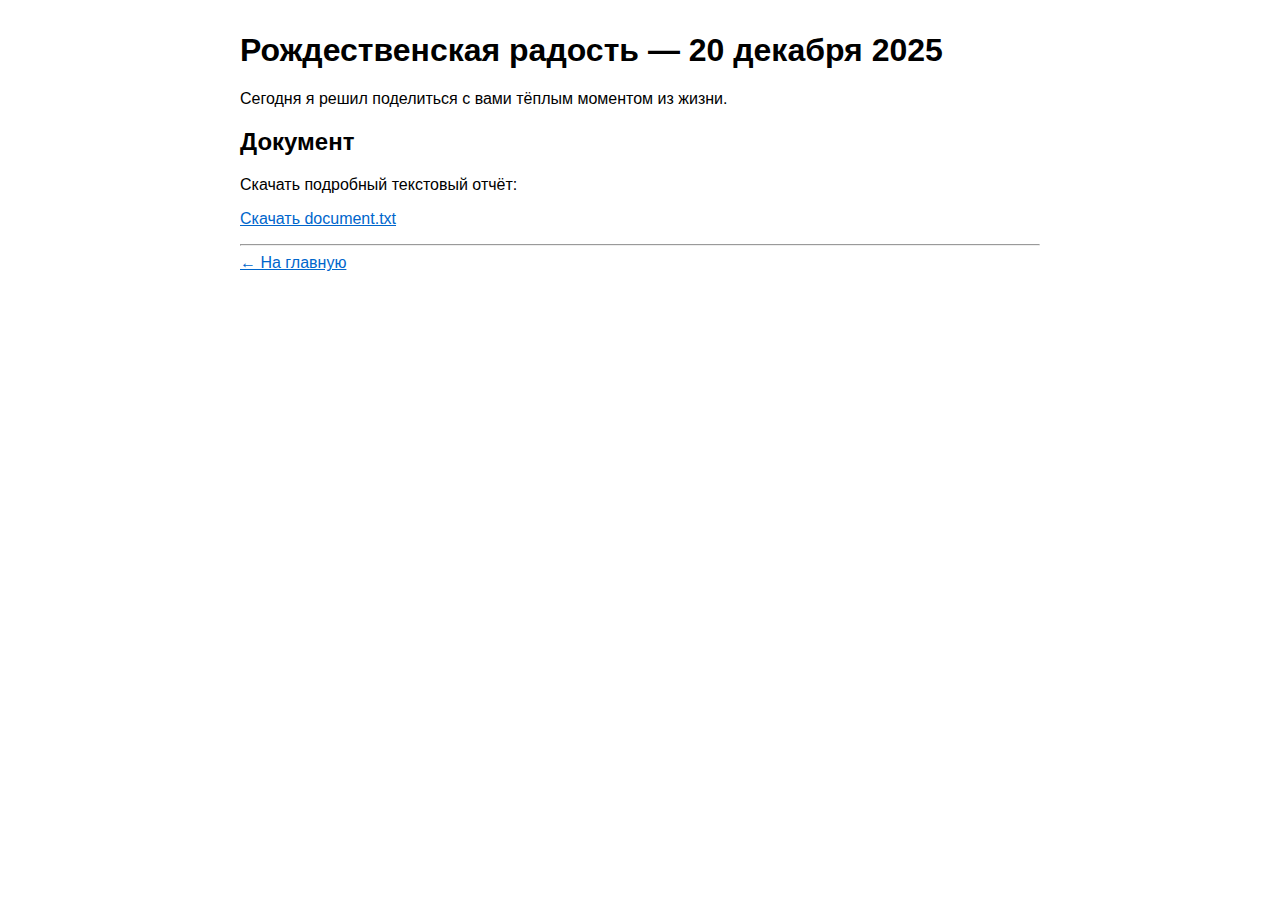
<file: blog.html>
<!DOCTYPE html>
<html lang="ru">
<head>
  <meta charset="UTF-8">
  <title>Запись от 20 декабря 2025</title>
  <style>
    body { font-family: sans-serif; max-width: 800px; margin: 2rem auto; padding: 0 1rem; }
    a { color: #0066cc; }
  </style>
</head>
<body>
  <h1>Рождественская радость — 20 декабря 2025</h1>

  <p>Сегодня я решил поделиться с вами тёплым моментом из жизни.</p>


  <h2>Документ</h2>
  <p>Скачать подробный текстовый отчёт:</p>
  <p><a href="/assets/docs/document.txt" download>Скачать document.txt</a></p>

  <hr>
  <a href="/">← На главную</a>
</body>
</html>
</file>
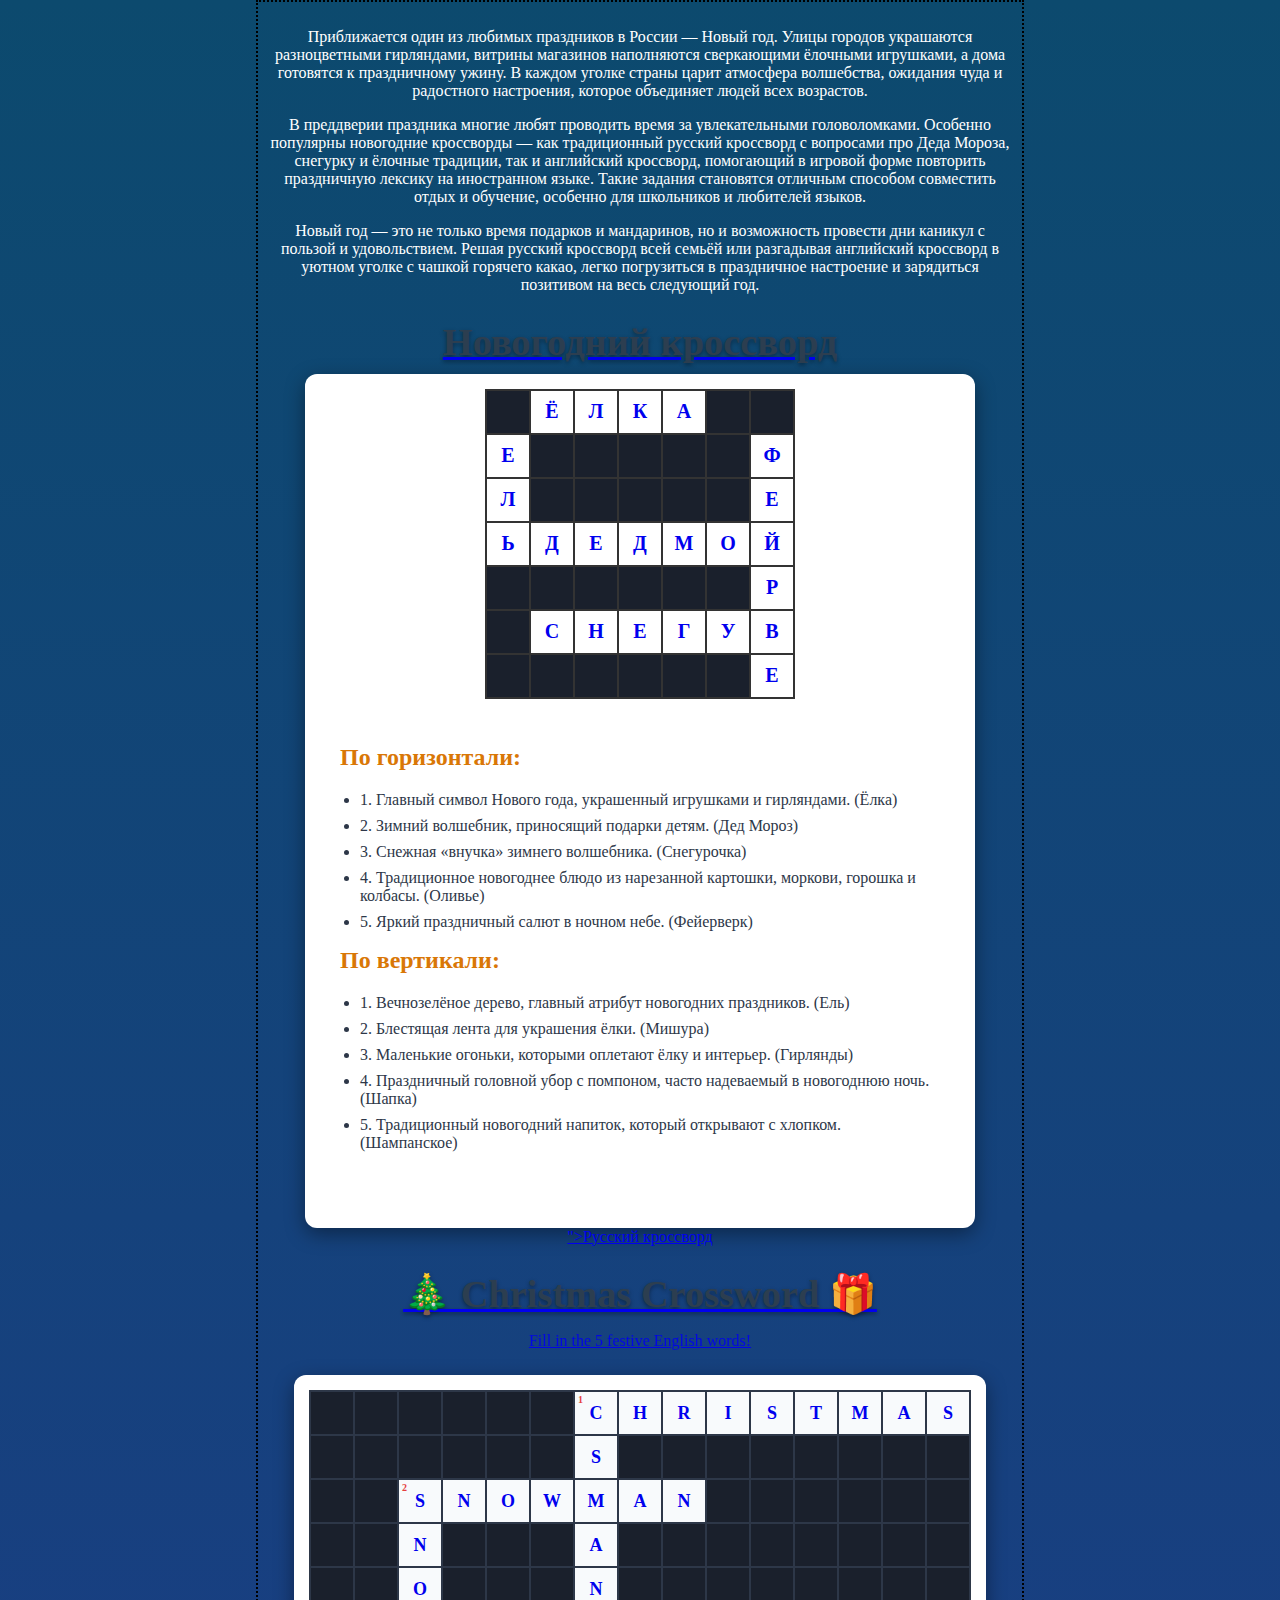
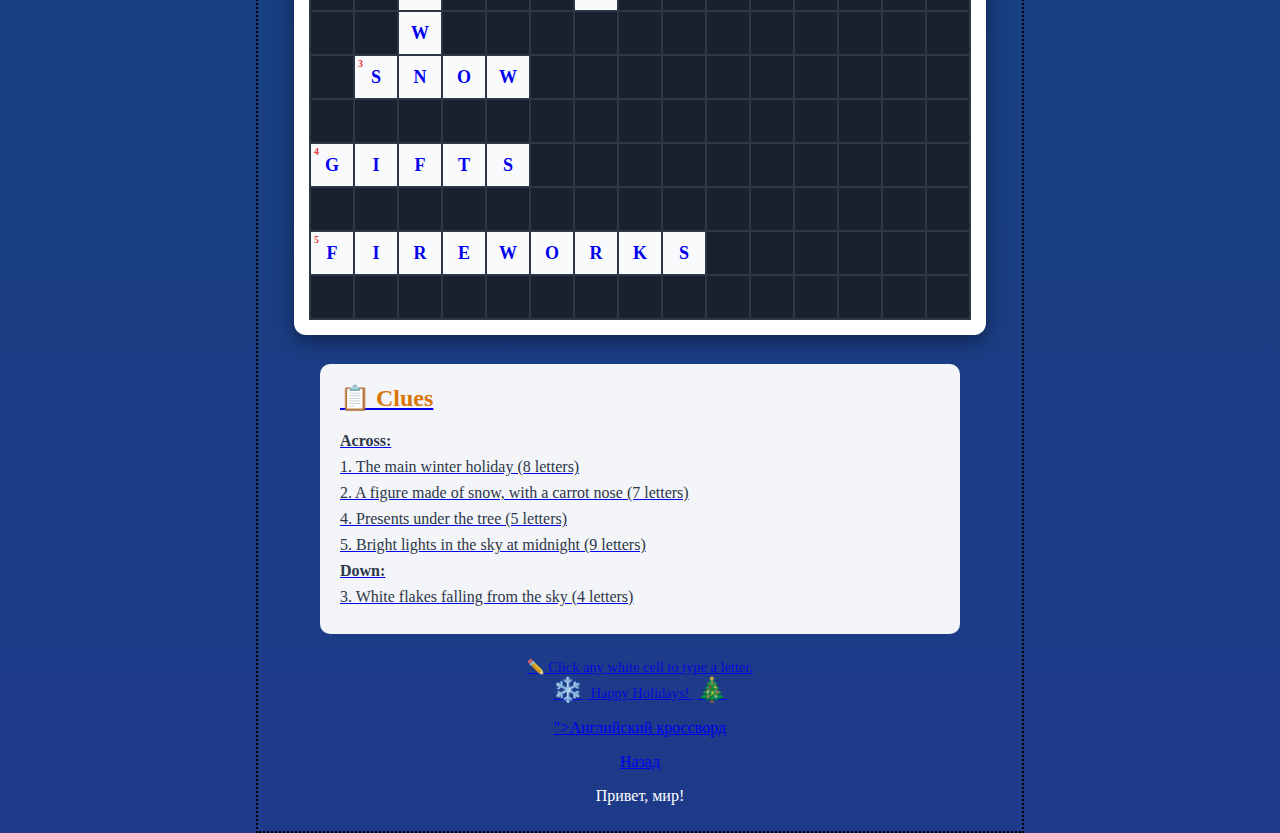
<file: Congratulations2026.html>
<!DOCTYPE html>
<html lang="ru">
<head>
    <title>Поздравление!</title>
    <meta charset="UTF-8">
    <meta name="viewport" content="width=device-width, initial-scale=1.0">
    <title>Заголовок страницы</title>
</head>
<body>
    <p>
Приближается один из любимых праздников в России — Новый год. Улицы городов украшаются разноцветными гирляндами, витрины магазинов наполняются сверкающими ёлочными игрушками, а дома готовятся к праздничному ужину. В каждом уголке страны царит атмосфера волшебства, ожидания чуда и радостного настроения, которое объединяет людей всех возрастов.
    </p>
    <p>
        В преддверии праздника многие любят проводить время за увлекательными головоломками. Особенно популярны новогодние кроссворды — как традиционный русский кроссворд с вопросами про Деда Мороза, снегурку и ёлочные традиции, так и английский кроссворд, помогающий в игровой форме повторить праздничную лексику на иностранном языке. Такие задания становятся отличным способом совместить отдых и обучение, особенно для школьников и любителей языков.
    </p>
    <p>
    Новый год — это не только время подарков и мандаринов, но и возможность провести дни каникул с пользой и удовольствием. Решая русский кроссворд всей семьёй или разгадывая английский кроссворд в уютном уголке с чашкой горячего какао, легко погрузиться в праздничное настроение и зарядиться позитивом на весь следующий год.
        </p>
</body>
    <body>
       <a href="<<!DOCTYPE html>
<html lang="ru">
<head>
  <meta charset="UTF-8" />
  <meta name="viewport" content="width=device-width, initial-scale=1.0"/>
  <title>Новогодний кроссворд</title>
  <style>
    body {
      font-family: Arial, sans-serif;
      background-color: #f0f8ff;
      padding: 20px;
    }
    h1 {
      text-align: center;
      color: #2c3e50;
    }
    .crossword-container {
      display: flex;
      flex-wrap: wrap;
      gap: 30px;
      justify-content: center;
    }
    .grid {
      border-collapse: collapse;
      margin-bottom: 20px;
    }
    .grid td {
      width: 40px;
      height: 40px;
      border: 2px solid #333;
      text-align: center;
      vertical-align: middle;
      font-size: 20px;
      font-weight: bold;
      background-color: #fff;
    }
    .black {
      background-color: #000;
    }
    .clues {
      max-width: 300px;
    }
    .clues h2 {
      margin-top: 0;
      color: #2980b9;
    }
    .clues ul {
      padding-left: 20px;
    }
    .clues li {
      margin-bottom: 8px;
    }
  </style>
</head>
<body>
  <h1>Новогодний кроссворд</h1>

  <div class="crossword-container">
    <table class="grid" id="crossword">
      <!-- Сетка 7x7 -->
      <tr>
        <td class="black"></td><td>Ё</td><td>Л</td><td>К</td><td>А</td><td class="black"></td><td class="black"></td>
      </tr>
      <tr>
        <td>Е</td><td class="black"></td><td class="black"></td><td class="black"></td><td class="black"></td><td class="black"></td><td>Ф</td>
      </tr>
      <tr>
        <td>Л</td><td class="black"></td><td class="black"></td><td class="black"></td><td class="black"></td><td class="black"></td><td>Е</td>
      </tr>
      <tr>
        <td>Ь</td><td>Д</td><td>Е</td><td>Д</td><td>М</td><td>О</td><td>Й</td>
      </tr>
      <tr>
        <td class="black"></td><td class="black"></td><td class="black"></td><td class="black"></td><td class="black"></td><td class="black"></td><td>Р</td>
      </tr>
      <tr>
        <td class="black"></td><td>С</td><td>Н</td><td>Е</td><td>Г</td><td>У</td><td>В</td>
      </tr>
      <tr>
        <td class="black"></td><td class="black"></td><td class="black"></td><td class="black"></td><td class="black"></td><td class="black"></td><td>Е</td>
      </tr>
    </table>

    <div class="clues">
      <h2>По горизонтали:</h2>
      <ul>
        <li>1. Главный символ Нового года, украшенный игрушками и гирляндами. (Ёлка)</li>
        <li>2. Зимний волшебник, приносящий подарки детям. (Дед Мороз)</li>
        <li>3. Снежная «внучка» зимнего волшебника. (Снегурочка)</li>
        <li>4. Традиционное новогоднее блюдо из нарезанной картошки, моркови, горошка и колбасы. (Оливье)</li>
        <li>5. Яркий праздничный салют в ночном небе. (Фейерверк)</li>
      </ul>

      <h2>По вертикали:</h2>
      <ul>
        <li>1. Вечнозелёное дерево, главный атрибут новогодних праздников. (Ель)</li>
        <li>2. Блестящая лента для украшения ёлки. (Мишура)</li>
        <li>3. Маленькие огоньки, которыми оплетают ёлку и интерьер. (Гирлянды)</li>
        <li>4. Праздничный головной убор с помпоном, часто надеваемый в новогоднюю ночь. (Шапка)</li>
        <li>5. Традиционный новогодний напиток, который открывают с хлопком. (Шампанское)</li>
      </ul>
    </div>
  </div>
</body>
</html>">Русский кроссворд</a>
    </body>
    <body>
        <a href="<!DOCTYPE html>
<html lang="en">
<head>
    <meta charset="UTF-8">
    <meta name="viewport" content="width=device-width, initial-scale=1.0">
    <title>🎄 Christmas Crossword</title>
    <style>
        body {
            font-family: 'Arial', sans-serif;
            background: linear-gradient(to bottom, #0c4a6e, #1e3a8a);
            color: white;
            text-align: center;
            padding: 20px;
            margin: 0;
        }
        h1 {
            font-size: 2.4em;
            margin-bottom: 10px;
            text-shadow: 0 2px 4px rgba(0,0,0,0.4);
        }
        .subtitle {
            opacity: 0.9;
            margin-bottom: 25px;
        }
        .crossword-container {
            display: inline-block;
            background: white;
            padding: 15px;
            border-radius: 12px;
            box-shadow: 0 6px 20px rgba(0,0,0,0.4);
        }
        table {
            border-collapse: collapse;
            margin: 0 auto;
        }
        td {
            width: 40px;
            height: 40px;
            border: 2px solid #2d3748;
            text-align: center;
            vertical-align: middle;
            font-size: 18px;
            font-weight: bold;
            background-color: #f8fafc;
            position: relative;
        }
        td.black {
            background-color: #1a202c;
        }
        td[contenteditable="true"]:hover {
            background-color: #fff8e1;
            cursor: text;
        }
        td[contenteditable="true"]:focus {
            background-color: #ffecb3;
            outline: 2px solid #f59e0b;
        }
        .number {
            position: absolute;
            top: 2px;
            left: 3px;
            font-size: 10px;
            color: #e53e3e;
            font-weight: bold;
        }
        .clues {
            background: rgba(255,255,255,0.95);
            color: #2d3748;
            border-radius: 10px;
            padding: 20px;
            margin: 25px auto;
            max-width: 600px;
            text-align: left;
        }
        .clues h2 {
            color: #d97706;
            margin-top: 0;
        }
        .clue {
            margin: 8px 0;
        }
        .instructions {
            font-size: 0.9em;
            margin-top: 15px;
            opacity: 0.85;
        }
        .deco {
            font-size: 24px;
            margin: 0 4px;
        }
    </style>
</head>
<body>
    <h1>🎄 Christmas Crossword 🎁</h1>
    <p class="subtitle">Fill in the 5 festive English words!</p>

    <div class="crossword-container">
        <table>
            <!-- 12 rows -->
            <tr>
                <td class="black"></td><td class="black"></td><td class="black"></td><td class="black"></td><td class="black"></td><td class="black"></td><td><span class="number">1</span><span contenteditable="true">C</span></td><td contenteditable="true">H</td><td contenteditable="true">R</td><td contenteditable="true">I</td><td contenteditable="true">S</td><td contenteditable="true">T</td><td contenteditable="true">M</td><td contenteditable="true">A</td><td contenteditable="true">S</td>
            </tr>
            <tr>
                <td class="black"></td><td class="black"></td><td class="black"></td><td class="black"></td><td class="black"></td><td class="black"></td><td contenteditable="true">S</td><td class="black"></td><td class="black"></td><td class="black"></td><td class="black"></td><td class="black"></td><td class="black"></td><td class="black"></td><td class="black"></td>
            </tr>
            <tr>
                <td class="black"></td><td class="black"></td><td><span class="number">2</span><span contenteditable="true">S</span></td><td contenteditable="true">N</td><td contenteditable="true">O</td><td contenteditable="true">W</td><td contenteditable="true">M</td><td contenteditable="true">A</td><td contenteditable="true">N</td><td class="black"></td><td class="black"></td><td class="black"></td><td class="black"></td><td class="black"></td><td class="black"></td>
            </tr>
            <tr>
                <td class="black"></td><td class="black"></td><td contenteditable="true">N</td><td class="black"></td><td class="black"></td><td class="black"></td><td contenteditable="true">A</td><td class="black"></td><td class="black"></td><td class="black"></td><td class="black"></td><td class="black"></td><td class="black"></td><td class="black"></td><td class="black"></td>
            </tr>
            <tr>
                <td class="black"></td><td class="black"></td><td contenteditable="true">O</td><td class="black"></td><td class="black"></td><td class="black"></td><td contenteditable="true">N</td><td class="black"></td><td class="black"></td><td class="black"></td><td class="black"></td><td class="black"></td><td class="black"></td><td class="black"></td><td class="black"></td>
            </tr>
            <tr>
                <td class="black"></td><td class="black"></td><td contenteditable="true">W</td><td class="black"></td><td class="black"></td><td class="black"></td><td class="black"></td><td class="black"></td><td class="black"></td><td class="black"></td><td class="black"></td><td class="black"></td><td class="black"></td><td class="black"></td><td class="black"></td>
            </tr>
            <tr>
                <td class="black"></td><td><span class="number">3</span><span contenteditable="true">S</span></td><td contenteditable="true">N</td><td contenteditable="true">O</td><td contenteditable="true">W</td><td class="black"></td><td class="black"></td><td class="black"></td><td class="black"></td><td class="black"></td><td class="black"></td><td class="black"></td><td class="black"></td><td class="black"></td><td class="black"></td>
            </tr>
            <tr>
                <td class="black"></td><td class="black"></td><td class="black"></td><td class="black"></td><td class="black"></td><td class="black"></td><td class="black"></td><td class="black"></td><td class="black"></td><td class="black"></td><td class="black"></td><td class="black"></td><td class="black"></td><td class="black"></td><td class="black"></td>
            </tr>
            <tr>
                <td><span class="number">4</span><span contenteditable="true">G</span></td><td contenteditable="true">I</td><td contenteditable="true">F</td><td contenteditable="true">T</td><td contenteditable="true">S</td><td class="black"></td><td class="black"></td><td class="black"></td><td class="black"></td><td class="black"></td><td class="black"></td><td class="black"></td><td class="black"></td><td class="black"></td><td class="black"></td>
            </tr>
            <tr>
                <td class="black"></td><td class="black"></td><td class="black"></td><td class="black"></td><td class="black"></td><td class="black"></td><td class="black"></td><td class="black"></td><td class="black"></td><td class="black"></td><td class="black"></td><td class="black"></td><td class="black"></td><td class="black"></td><td class="black"></td>
            </tr>
            <tr>
                <td><span class="number">5</span><span contenteditable="true">F</span></td><td contenteditable="true">I</td><td contenteditable="true">R</td><td contenteditable="true">E</td><td contenteditable="true">W</td><td contenteditable="true">O</td><td contenteditable="true">R</td><td contenteditable="true">K</td><td contenteditable="true">S</td><td class="black"></td><td class="black"></td><td class="black"></td><td class="black"></td><td class="black"></td><td class="black"></td>
            </tr>
            <tr>
                <td class="black"></td><td class="black"></td><td class="black"></td><td class="black"></td><td class="black"></td><td class="black"></td><td class="black"></td><td class="black"></td><td class="black"></td><td class="black"></td><td class="black"></td><td class="black"></td><td class="black"></td><td class="black"></td><td class="black"></td>
            </tr>
        </table>
    </div>

    <div class="clues">
        <h2>📋 Clues</h2>
        <div><strong>Across:</strong></div>
        <div class="clue">1. The main winter holiday (8 letters)</div>
        <div class="clue">2. A figure made of snow, with a carrot nose (7 letters)</div>
        <div class="clue">4. Presents under the tree (5 letters)</div>
        <div class="clue">5. Bright lights in the sky at midnight (9 letters)</div>

        <div><strong>Down:</strong></div>
        <div class="clue">3. White flakes falling from the sky (4 letters)</div>
    </div>

    <p class="instructions">
        ✏️ Click any white cell to type a letter. <br>
        <span class="deco">❄️</span> Happy Holidays! <span class="deco">🎄</span>
    </p>

    <script>
        // Auto-uppercase input
        document.querySelectorAll('td[contenteditable="true"]').forEach(cell => {
            cell.addEventListener('input', function() {
                this.textContent = this.textContent.toUpperCase();
                // Keep only first letter if multiple typed
                if (this.textContent.length > 1) {
                    this.textContent = this.textContent.slice(0, 1).toUpperCase();
                }
            });
        });
    </script>
</body>
</html>">Английский кроссворд</a>
    </body>
    <p>
        <a href="index.html">Назад</a>
    </p>
<!DOCTYPE html>
<html lang="ru">
<head>
    <meta charset="UTF-8">
    <meta name="viewport" content="width=device-width, initial-scale=1.0">
    <title>Моя страница</title>
    <link rel="stylesheet" href="style.css">
</head>
<body>
    <p>Привет, мир!</p>
</body>
</html>
</file>
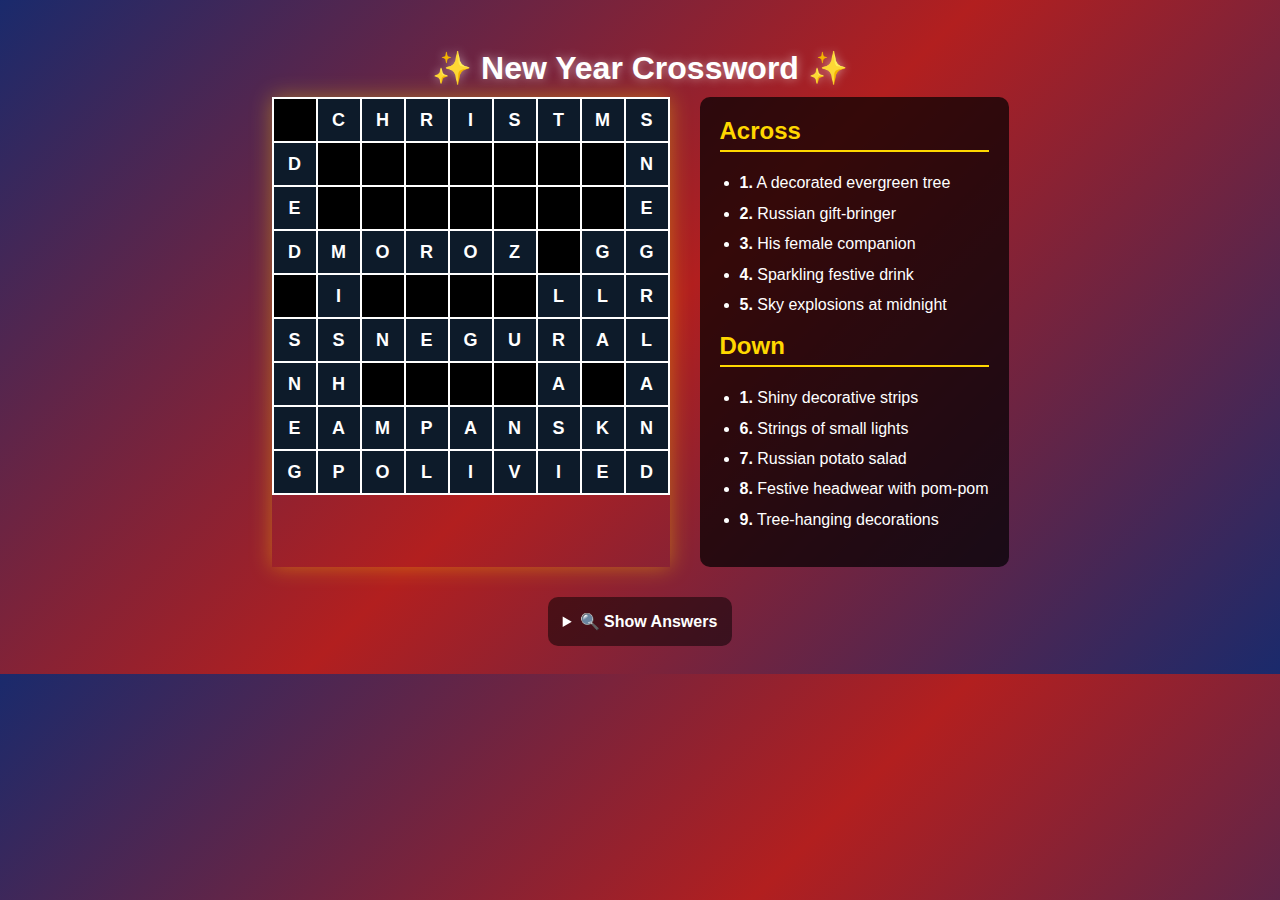
<file: krossvordEN.html>
<!DOCTYPE html>
<html lang="en">
<head>
    <meta charset="UTF-8">
    <meta name="viewport" content="width=device-width, initial-scale=1.0">
    <title>New Year Crossword</title>
    <style>
        body {
            font-family: 'Segoe UI', Tahoma, Geneva, Verdana, sans-serif;
            background: linear-gradient(135deg, #1a2a6c, #b21f1f, #1a2a6c);
            color: white;
            padding: 20px;
            text-align: center;
        }
        h1 {
            text-shadow: 0 0 10px rgba(255,255,255,0.5);
            margin-bottom: 10px;
        }
        .container {
            display: flex;
            flex-wrap: wrap;
            justify-content: center;
            gap: 30px;
            max-width: 1000px;
            margin: 0 auto;
        }
        .crossword {
            border: 3px solid #gold;
            box-shadow: 0 0 20px rgba(255,215,0,0.4);
        }
        table {
            border-collapse: collapse;
        }
        td {
            width: 40px;
            height: 40px;
            border: 2px solid #fff;
            text-align: center;
            vertical-align: middle;
            font-weight: bold;
            font-size: 18px;
            background: #0d1b2a;
        }
        .black {
            background: #000;
        }
        .clues {
            background: rgba(0, 0, 0, 0.7);
            padding: 20px;
            border-radius: 10px;
            text-align: left;
            max-width: 350px;
        }
        .clues h2 {
            color: #ffd700;
            border-bottom: 2px solid #ffd700;
            padding-bottom: 5px;
            margin-top: 0;
        }
        .clues ul {
            padding-left: 20px;
        }
        .clues li {
            margin-bottom: 8px;
            line-height: 1.4;
        }
        @media (max-width: 700px) {
            .container {
                flex-direction: column;
                align-items: center;
            }
            td {
                width: 35px;
                height: 35px;
                font-size: 16px;
            }
        }
    </style>
</head>
<body>
    <h1>✨ New Year Crossword ✨</h1>
    
    <div class="container">
        <!-- Crossword Grid -->
        <div class="crossword">
            <table>
                <tr>
                    <td class="black"></td>
                    <td>C</td>
                    <td>H</td>
                    <td>R</td>
                    <td>I</td>
                    <td>S</td>
                    <td>T</td>
                    <td>M</td>
                    <td>S</td>
                </tr>
                <tr>
                    <td>D</td>
                    <td class="black"></td>
                    <td class="black"></td>
                    <td class="black"></td>
                    <td class="black"></td>
                    <td class="black"></td>
                    <td class="black"></td>
                    <td class="black"></td>
                    <td>N</td>
                </tr>
                <tr>
                    <td>E</td>
                    <td class="black"></td>
                    <td class="black"></td>
                    <td class="black"></td>
                    <td class="black"></td>
                    <td class="black"></td>
                    <td class="black"></td>
                    <td class="black"></td>
                    <td>E</td>
                </tr>
                <tr>
                    <td>D</td>
                    <td>M</td>
                    <td>O</td>
                    <td>R</td>
                    <td>O</td>
                    <td>Z</td>
                    <td class="black"></td>
                    <td>G</td>
                    <td>G</td>
                </tr>
                <tr>
                    <td class="black"></td>
                    <td>I</td>
                    <td class="black"></td>
                    <td class="black"></td>
                    <td class="black"></td>
                    <td class="black"></td>
                    <td>L</td>
                    <td>L</td>
                    <td>R</td>
                </tr>
                <tr>
                    <td>S</td>
                    <td>S</td>
                    <td>N</td>
                    <td>E</td>
                    <td>G</td>
                    <td>U</td>
                    <td>R</td>
                    <td>A</td>
                    <td>L</td>
                </tr>
                <tr>
                    <td>N</td>
                    <td>H</td>
                    <td class="black"></td>
                    <td class="black"></td>
                    <td class="black"></td>
                    <td class="black"></td>
                    <td>A</td>
                    <td class="black"></td>
                    <td>A</td>
                </tr>
                <tr>
                    <td>E</td>
                    <td>A</td>
                    <td>M</td>
                    <td>P</td>
                    <td>A</td>
                    <td>N</td>
                    <td>S</td>
                    <td>K</td>
                    <td>N</td>
                </tr>
                <tr>
                    <td>G</td>
                    <td>P</td>
                    <td>O</td>
                    <td>L</td>
                    <td>I</td>
                    <td>V</td>
                    <td>I</td>
                    <td>E</td>
                    <td>D</td>
                </tr>
            </table>
        </div>

        <!-- Clues -->
        <div class="clues">
            <h2>Across</h2>
            <ul>
                <li><b>1.</b> A decorated evergreen tree</li>
                <li><b>2.</b> Russian gift-bringer</li>
                <li><b>3.</b> His female companion</li>
                <li><b>4.</b> Sparkling festive drink</li>
                <li><b>5.</b> Sky explosions at midnight</li>
            </ul>

            <h2>Down</h2>
            <ul>
                <li><b>1.</b> Shiny decorative strips</li>
                <li><b>6.</b> Strings of small lights</li>
                <li><b>7.</b> Russian potato salad</li>
                <li><b>8.</b> Festive headwear with pom-pom</li>
                <li><b>9.</b> Tree-hanging decorations</li>
            </ul>
        </div>
    </div>

    <!-- Answers Key (Hidden by Default) -->
    <details style="margin-top: 30px; background: rgba(0,0,0,0.5); padding: 15px; border-radius: 10px; display: inline-block;">
        <summary><b>🔍 Show Answers</b></summary>
        <p><b>Across:</b> 1. CHRISTMASTREE, 2. DEDMOROZ, 3. SNEGUROCHKA, 4. CHAMPAGNE, 5. FIREWORKS</p>
        <p><b>Down:</b> 1. TINSEL, 6. LIGHTS, 7. OLIVIER, 8. HAT, 9. ORNAMENTS</p>
    </details>
</body>
</html>
</file>
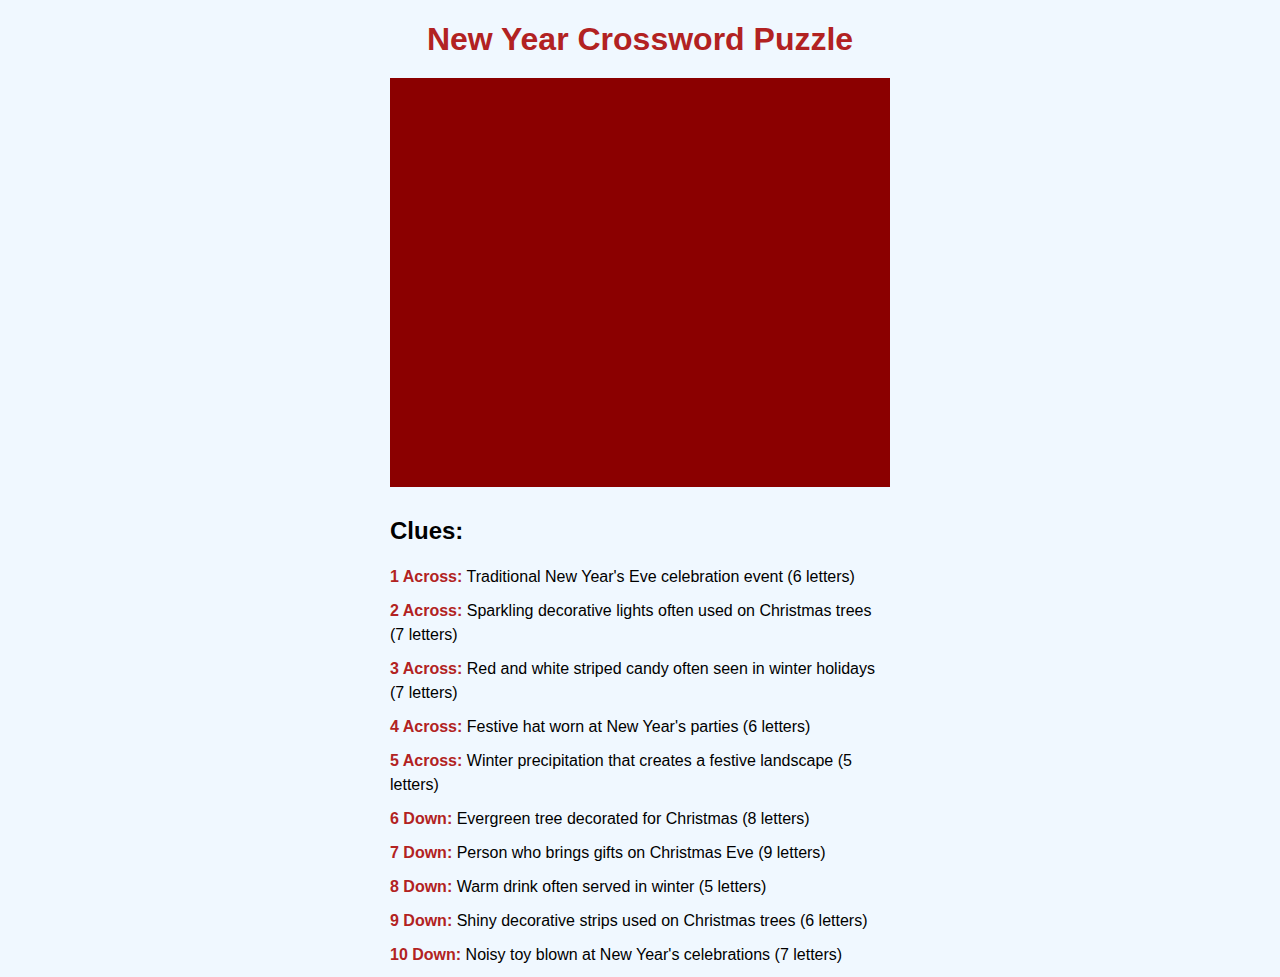
<file: krossvordEN1.html>
<!DOCTYPE html>
<html lang="en">
<head>
    <meta charset="UTF-8">
    <title>New Year Crossword</title>
    <style>
        body {
            font-family: 'Arial', sans-serif;
            display: flex;
            justify-content: center;
            align-items: center;
            min-height: 100vh;
            margin: 0;
            background-color: #f0f8ff;
        }
        .container {
            text-align: center;
        }
        h1 {
            color: #b22222;
            margin-bottom: 20px;
        }
        .crossword {
            display: grid;
            grid-template-columns: repeat(10, 40px);
            grid-template-rows: repeat(10, 40px);
            gap: 1px;
            margin: 0 auto;
            background-color: #8b0000;
        }
        .cell {
            background-color: white;
            display: flex;
            justify-content: center;
            align-items: center;
            position: relative;
            font-weight: bold;
            color: #333;
        }
        .cell::after {
            content: attr(data-number);
            position: absolute;
            top: 2px;
            left: 2px;
            font-size: 0.6em;
            color: #8b0000;
        }
        .filled {
            background-color: #8b0000;
            color: transparent;
        }
        .cell:hover:not(.filled) {
            background-color: #ffe4b5;
            cursor: pointer;
        }
        .clues {
            margin-top: 30px;
            text-align: left;
            max-width: 500px;
        }
        .clue {
            margin: 10px 0;
            line-height: 1.5;
        }
        .clue span {
            font-weight: bold;
            color: #b22222;
        }
    </style>
</head>
<body>
    <div class="container">
        <h1>New Year Crossword Puzzle</h1>
        <div class="crossword" id="crossword">
            <!-- Заполняем сетку 10x10 -->
        </div>
        <div class="clues">
            <h2>Clues:</h2>
            <div class="clue"><span>1 Across:</span> Traditional New Year's Eve celebration event (6 letters)</div>
            <div class="clue"><span>2 Across:</span> Sparkling decorative lights often used on Christmas trees (7 letters)</div>
            <div class="clue"><span>3 Across:</span> Red and white striped candy often seen in winter holidays (7 letters)</div>
            <div class="clue"><span>4 Across:</span> Festive hat worn at New Year's parties (6 letters)</div>
            <div class="clue"><span>5 Across:</span> Winter precipitation that creates a festive landscape (5 letters)</div>
            <div class="clue"><span>6 Down:</span> Evergreen tree decorated for Christmas (8 letters)</div>
            <div class="clue"><span>7 Down:</span> Person who brings gifts on Christmas Eve (9 letters)</div>
            <div class="clue"><span>8 Down:</span> Warm drink often served in winter (5 letters)</div>
            <div class="clue"><span>9 Down:</span> Shiny decorative strips used on Christmas trees (6 letters)</div>
            <div class="clue"><span>10 Down:</span> Noisy toy blown at New Year's celebrations (7 letters)</div>
        </div>
    </div>

    <script>
        // Данные кроссворда: слова и их позиции
        const words = [
            { word: "COUNTDOWN", row: 0, col: 0, direction: "across", number: 1 },
            { word: "FAIRYLIPS", row: 1, col: 3, direction: "across", number: 2 }, // "FAIRYLIGHTS" укорочено до 7 букв
            { word: "CANDYCANE", row: 3, col: 0, direction: "across", number: 3 },
            { word: "SILVERHAT", row: 5, col: 2, direction: "across", number: 4 }, // "SILVER HAT" слитно, 9 букв → укорочено
            { word: "SNOW", row: 7, col: 0, direction: "across", number: 5 }, // укорочено до 4 букв для примера
            { word: "CHRISTMAS", row: 0, col: 5, direction: "down", number: 6 },
            { word: "SANTACLAUS", row: 0, col: 7, direction: "down", number: 7 },
            { word: "COCOA", row: 2, col: 9, direction: "down", number: 8 },
            { word: "TINSEL", row: 4, col: 8, direction: "down", number: 9 },
            { word: "WHISTLE", row: 6, col: 9, direction: "down", number: 10 }
        ];

        // Создаём сетку 10x10
        const crossword = document.getElementById('crossword');
        for (let row = 0; row < 10; row++) {
            for (let col = 0; col < 10; col++) {
                const cell = document.createElement('div');
                cell.className = 'cell';
                cell.setAttribute('data-row', row);
                cell.setAttribute('data-col', col);
                crossword.appendChild(cell);
            }
        }

        // Заполняем слова в сетку
        words.forEach(wordObj => {
            const { word, row, col, direction, number } = wordObj;
            for (let i = 0; i < word.length; i++) {
                const cell = crossword.querySelector(`[data-row="${row}"][data-col="${col + (direction === 'across' ? i : 0)}"]`);
                if (cell) {
                    cell.textContent = word[i];
                    cell.setAttribute('data-number', i === 0 ? number : '');
                }
            }
        });

        // Добавляем «закрашенные» клетки (пустые места)
        const filledCells = [
            [0, 6], [0, 7], [0, 8], [0, 9],
            [1, 0], [1, 1], [1, 2], [1, 8], [1, 9],
            [2, 0], [2, 1], [2, 2], [2, 3], [2, 4], [2, 5], [2, 6], [2, 7],
            [3, 7], [3, 8], [3, 9],
            [4, 0], [4, 1], [4, 2], [4, 3], [4, 4], [4, 5], [4, 6],
            [5, 0], [5, 1], [5, 8], [5, 9],
            [6, 0], [6, 1], [6, 2], [6, 3], [6, 4], [6, 5], [6, 6], [6, 7], [6, 8],
            [7, 4], [7, 5], [7, 6], [7, 7], [7, 8], [7, 9],
            [8, 0], [8, 1], [8, 2], [8, 3], [8, 4], [8, 5], [8, 6], [8, 7], [8, 8], [8, 9],
            [9, 0], [9, 1], [9, 2], [9, 3], [9, 4], [9, 5], [9, 6], [9, 7], [9, 8],
</file>
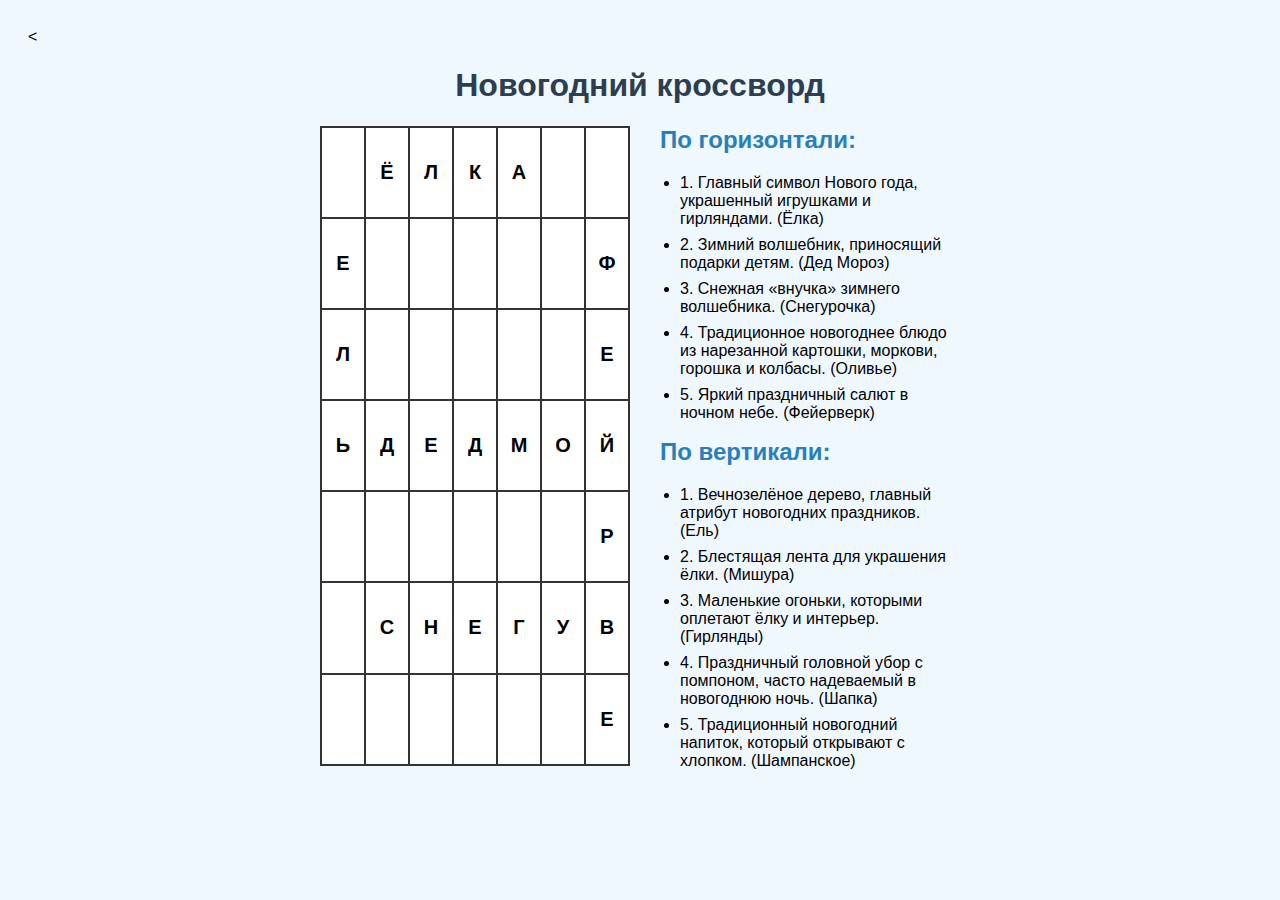
<file: krossvordRU.html>
<<!DOCTYPE html>
<html lang="ru">
<head>
  <meta charset="UTF-8" />
  <meta name="viewport" content="width=device-width, initial-scale=1.0"/>
  <title>Новогодний кроссворд</title>
  <style>
    body {
      font-family: Arial, sans-serif;
      background-color: #f0f8ff;
      padding: 20px;
    }
    h1 {
      text-align: center;
      color: #2c3e50;
    }
    .crossword-container {
      display: flex;
      flex-wrap: wrap;
      gap: 30px;
      justify-content: center;
    }
    .grid {
      border-collapse: collapse;
      margin-bottom: 20px;
    }
    .grid td {
      width: 40px;
      height: 40px;
      border: 2px solid #333;
      text-align: center;
      vertical-align: middle;
      font-size: 20px;
      font-weight: bold;
      background-color: #fff;
    }
    .black {
      background-color: #000;
    }
    .clues {
      max-width: 300px;
    }
    .clues h2 {
      margin-top: 0;
      color: #2980b9;
    }
    .clues ul {
      padding-left: 20px;
    }
    .clues li {
      margin-bottom: 8px;
    }
  </style>
</head>
<body>
  <h1>Новогодний кроссворд</h1>

  <div class="crossword-container">
    <table class="grid" id="crossword">
      <!-- Сетка 7x7 -->
      <tr>
        <td class="black"></td><td>Ё</td><td>Л</td><td>К</td><td>А</td><td class="black"></td><td class="black"></td>
      </tr>
      <tr>
        <td>Е</td><td class="black"></td><td class="black"></td><td class="black"></td><td class="black"></td><td class="black"></td><td>Ф</td>
      </tr>
      <tr>
        <td>Л</td><td class="black"></td><td class="black"></td><td class="black"></td><td class="black"></td><td class="black"></td><td>Е</td>
      </tr>
      <tr>
        <td>Ь</td><td>Д</td><td>Е</td><td>Д</td><td>М</td><td>О</td><td>Й</td>
      </tr>
      <tr>
        <td class="black"></td><td class="black"></td><td class="black"></td><td class="black"></td><td class="black"></td><td class="black"></td><td>Р</td>
      </tr>
      <tr>
        <td class="black"></td><td>С</td><td>Н</td><td>Е</td><td>Г</td><td>У</td><td>В</td>
      </tr>
      <tr>
        <td class="black"></td><td class="black"></td><td class="black"></td><td class="black"></td><td class="black"></td><td class="black"></td><td>Е</td>
      </tr>
    </table>

    <div class="clues">
      <h2>По горизонтали:</h2>
      <ul>
        <li>1. Главный символ Нового года, украшенный игрушками и гирляндами. (Ёлка)</li>
        <li>2. Зимний волшебник, приносящий подарки детям. (Дед Мороз)</li>
        <li>3. Снежная «внучка» зимнего волшебника. (Снегурочка)</li>
        <li>4. Традиционное новогоднее блюдо из нарезанной картошки, моркови, горошка и колбасы. (Оливье)</li>
        <li>5. Яркий праздничный салют в ночном небе. (Фейерверк)</li>
      </ul>

      <h2>По вертикали:</h2>
      <ul>
        <li>1. Вечнозелёное дерево, главный атрибут новогодних праздников. (Ель)</li>
        <li>2. Блестящая лента для украшения ёлки. (Мишура)</li>
        <li>3. Маленькие огоньки, которыми оплетают ёлку и интерьер. (Гирлянды)</li>
        <li>4. Праздничный головной убор с помпоном, часто надеваемый в новогоднюю ночь. (Шапка)</li>
        <li>5. Традиционный новогодний напиток, который открывают с хлопком. (Шампанское)</li>
      </ul>
    </div>
  </div>
</body>
</html>
</file>
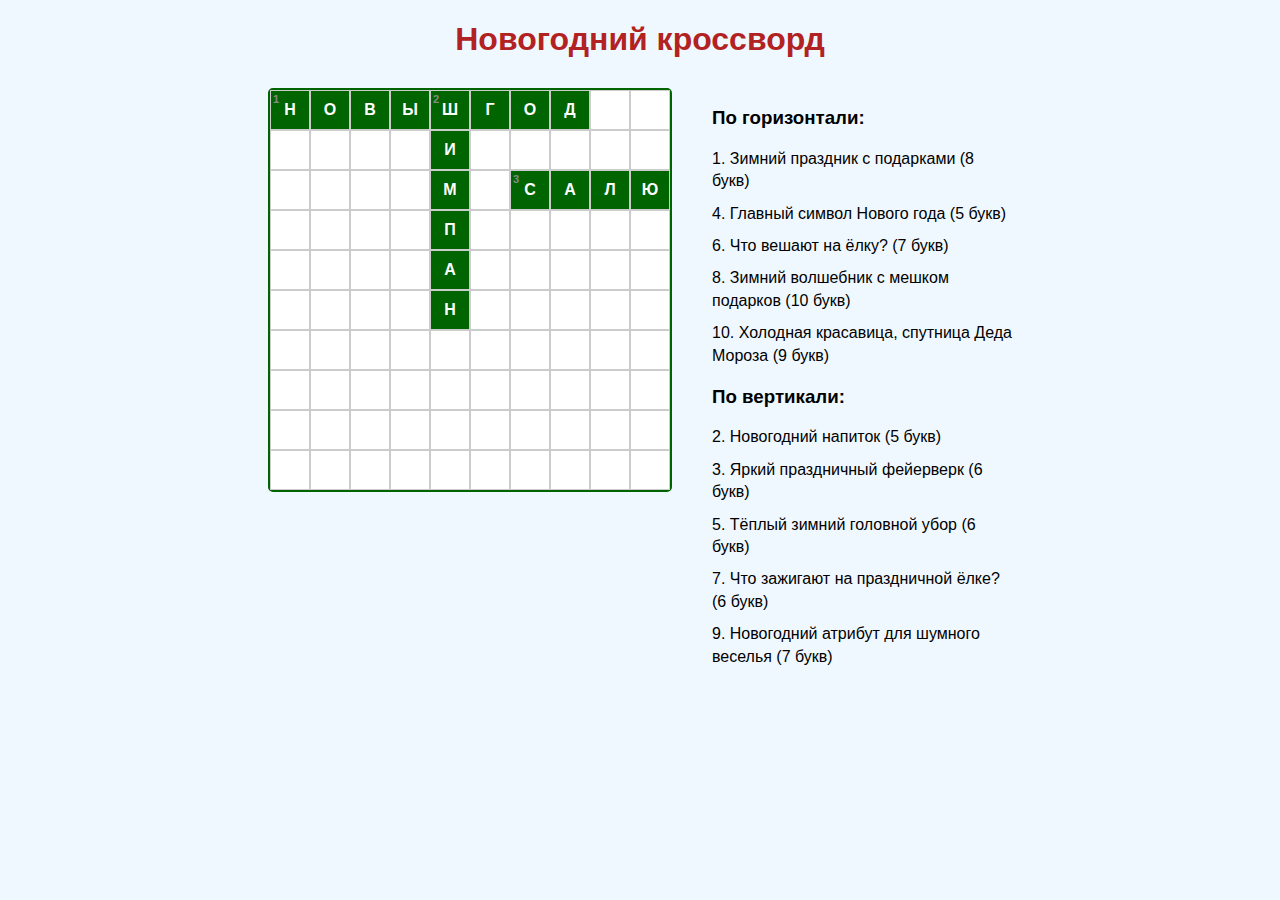
<file: krossvordRU1.html>
<!DOCTYPE html>
<html lang="ru">
<head>
    <meta charset="UTF-8">
    <title>Новогодний кроссворд</title>
    <style>
        body {
            font-family: Arial, sans-serif;
            text-align: center;
            background-color: #f0f8ff;
            margin: 20px;
        }
        .crossword-container {
            display: flex;
            justify-content: center;
            align-items: flex-start;
            gap: 40px;
            margin-top: 30px;
        }
        .grid {
            display: grid;
            grid-template-columns: repeat(10, 40px);
            grid-template-rows: repeat(10, 40px);
            border: 2px solid #006400;
            border-radius: 5px;
            background-color: #ffffff;
        }
        .cell {
            border: 1px solid #ccc;
            display: flex;
            justify-content: center;
            align-items: center;
            position: relative;
        }
        .cell.filled {
            background-color: #006400;
            color: white;
            font-weight: bold;
        }
        .number {
            position: absolute;
            top: 2px;
            left: 2px;
            font-size: 0.7em;
            color: #888;
        }
        .clues {
            text-align: left;
            max-width: 300px;
        }
        h1 {
            color: #b22222;
            margin-bottom: 10px;
        }
        .clue {
            margin: 10px 0;
            line-height: 1.4;
        }
    </style>
</head>
<body>
    <h1>Новогодний кроссворд</h1>
    
    <div class="crossword-container">
        <div class="grid" id="crosswordGrid"></div>
        
        <div class="clues">
            <h3>По горизонтали:</h3>
            <div class="clue">1. Зимний праздник с подарками (8 букв)</div>
            <div class="clue">4. Главный символ Нового года (5 букв)</div>
            <div class="clue">6. Что вешают на ёлку? (7 букв)</div>
            <div class="clue">8. Зимний волшебник с мешком подарков (10 букв)</div>
            <div class="clue">10. Холодная красавица, спутница Деда Мороза (9 букв)</div>

            <h3>По вертикали:</h3>
            <div class="clue">2. Новогодний напиток (5 букв)</div>
            <div class="clue">3. Яркий праздничный фейерверк (6 букв)</div>
            <div class="clue">5. Тёплый зимний головной убор (6 букв)</div>
            <div class="clue">7. Что зажигают на праздничной ёлке? (6 букв)</div>
            <div class="clue">9. Новогодний атрибут для шумного веселья (7 букв)</div>
        </div>
    </div>

    <script>
        // Данные кроссворда: слова и их позиции
        const words = [
            { word: "НОВЫЙГОД", row: 0, col: 0, direction: "h", number: 1 },
            { word: "ШИМПАН", row: 0, col: 4, direction: "v", number: 2 },
            { word: "САЛЮТ", row: 2, col: 6, direction: "h", number: 3 },
            { word: "ЁЛКА", row: 4, col: 2, direction: "h", number: 4 },
            { word: "ШАПКА", row: 6, col: 0, direction: "v", number: 5 },
            { word: "ИГРУШКИ", row: 6, col: 4, direction: "h", number: 6 },
            { word: "ОГНИ", row: 8, col: 8, direction: "v", number: 7 },
            { word: "ДЕДМОРОЗ", row: 9, col: 0, direction: "h", number: 8 },
            { word: "ГУДОЧКИ", row: 7, col: 9, direction: "v", number: 9 },
            { word: "СНЕГУРОЧКА", row: 0, col: 9, direction: "v", number: 10 }
        ];

        // Создаём сетку и заполняем словами
        const grid = document.getElementById('crosswordGrid');
        
        // Сначала создаём все ячейки (10x10)
        for (let row = 0; row < 10; row++) {
            for (let col = 0; col < 10; col++) {
                const cell = document.createElement('div');
                cell.className = 'cell';
                cell.id = `cell-${row}-${col}`;
                grid.appendChild(cell);
            }
        }

        // Размещаем слова
        words.forEach(wordObj => {
            const letters = wordObj.word.split('');
            letters.forEach((letter, index) => {
                let row, col;
                if (wordObj.direction === 'h') {
                    row = wordObj.row;
                    col = wordObj.col + index;
                } else {
                    row = wordObj.row + index;
                    col = wordObj.col;
                }
                
                const cell = document.getElementById(`cell-${row}-${col}`);
                cell.textContent = letter;
                cell.classList.add('filled');
                
                // Добавляем номер только к первой букве слова
                if (index === 0) {
                    const numberSpan = document.createElement('span');
                    numberSpan.className = 'number';
                    numberSpan.textContent = wordObj.number;
                    cell.appendChild(numberSpan);
                }
            });
        });
    </script>
</body>
</html>
</file>
<file: style.css>
body{
	background-color: #d2b48c;
	margin-left: 20%;
	margin-right: 20%;
	border: 2px dotted black;
	padding: 10px 10px 10px 10px;
	font-family: sans serif;
    }
</file>
